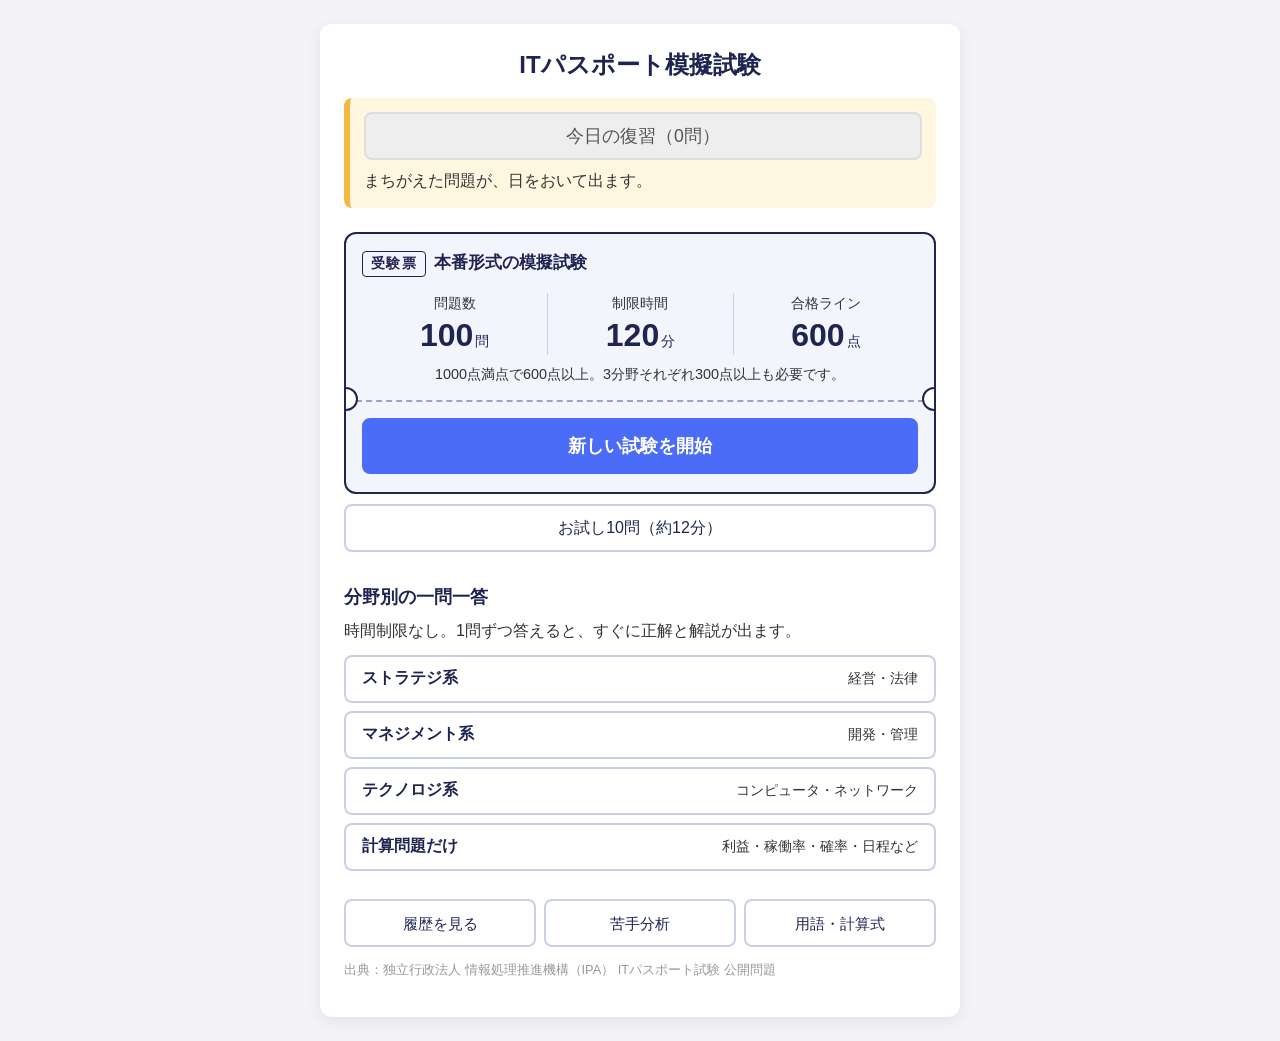
<file: index.html>
<!DOCTYPE html>
<html lang="ja">
<head>
  <meta charset="UTF-8">
  <meta name="viewport" content="width=device-width, initial-scale=1.0">
  <title>ITパスポート模擬試験</title>
  <link rel="stylesheet" href="style.css">
  <link rel="manifest" href="manifest.json">
  <meta name="theme-color" content="#4a6cf7">
  <meta name="mobile-web-app-capable" content="yes">
  <meta name="apple-mobile-web-app-capable" content="yes">
  <meta name="apple-mobile-web-app-status-bar-style" content="default">
  <meta name="apple-mobile-web-app-title" content="ITパス模試">
  <link rel="icon" href="assets/icons/icon-192.png">
  <link rel="apple-touch-icon" href="assets/icons/apple-touch-icon.png">
</head>
<body>
  <main class="app">
    <h1>ITパスポート模擬試験</h1>

    <section class="view active" id="view-start">
      <!--
        開始画面は上から「途中の試験 → 今日の復習 → 受験票（本番形式の模試）→ 分野別 → その他」の順。
        ボタンの id は script.js が使うので変えないこと。
      -->

      <!-- 途中の試験があるときだけ表示される（script.js が hidden を切り替える） -->
      <div id="resume-banner" class="resume-banner" hidden>
        <p>前回の試験が途中です。続きから再開できます。</p>
        <button type="button" id="resume-exam-btn">続きから再開する</button>
      </div>

      <!-- 今日の復習。ボタンの文字「今日の復習（○問）」は script.js が書き換える -->
      <div class="review-box">
        <button type="button" id="start-review-btn" disabled>今日の復習</button>
        <p class="start-note">まちがえた問題が、日をおいて出ます。</p>
      </div>

      <!-- 受験票の形をした、本番形式の模擬試験 -->
      <div class="ticket">
        <p class="ticket-title"><span class="ticket-label">受験票</span>本番形式の模擬試験</p>
        <!-- 下の数字は script.js の EXAM_QUESTION_COUNT・EXAM_TIME_LIMIT_MINUTES・PASSING_TOTAL_SCORE と合わせる -->
        <dl class="ticket-facts">
          <div><dt>問題数</dt><dd>100<small>問</small></dd></div>
          <div><dt>制限時間</dt><dd>120<small>分</small></dd></div>
          <div><dt>合格ライン</dt><dd>600<small>点</small></dd></div>
        </dl>
        <p class="ticket-rule">1000点満点で600点以上。<wbr>3分野それぞれ300点以上も必要です。</p>
        <button type="button" id="start-exam-btn">新しい試験を開始</button>
      </div>
      <button type="button" id="start-quick-exam-btn" class="sub-btn">お試し10問（約12分）</button>

      <h3 class="start-heading">分野別の一問一答</h3>
      <p class="start-note">時間制限なし。1問ずつ答えると、すぐに正解と解説が出ます。</p>
      <div class="practice-list">
        <button type="button" class="start-practice-btn sub-btn" data-category="strategy">ストラテジ系<span>経営・法律</span></button>
        <button type="button" class="start-practice-btn sub-btn" data-category="management">マネジメント系<span>開発・管理</span></button>
        <button type="button" class="start-practice-btn sub-btn" data-category="technology">テクノロジ系<span>コンピュータ・ネットワーク</span></button>
        <!-- 計算問題だけ。data-category="calc" は script.js の CALC_CATEGORY_CODE と合わせる -->
        <button type="button" class="start-practice-btn sub-btn" data-category="calc">計算問題だけ<span>利益・稼働率・確率・日程など</span></button>
      </div>

      <div class="tool-list">
        <button type="button" id="show-history-btn" class="sub-btn">履歴を見る</button>
        <button type="button" id="show-analysis-btn" class="sub-btn">苦手分析</button>
        <button type="button" id="show-glossary-btn" class="sub-btn">用語・計算式</button>
      </div>
    </section>

    <section class="view" id="view-practice">
      <div class="exam-header">
        <span id="practice-category-tag" class="category-tag"></span>
        <span id="practice-score"></span>
      </div>
      <p id="practice-question-text" class="question-text"></p>
      <div id="practice-question-images" class="question-images"></div>
      <div id="practice-choices" class="choices"></div>
      <p id="practice-feedback" class="pass-banner" hidden></p>
      <p id="practice-explanation" class="review-explanation" hidden></p>
      <div class="exam-nav">
        <button type="button" id="practice-end-btn" class="sub-btn">終了して戻る</button>
        <button type="button" id="practice-next-btn" hidden>次の問題</button>
      </div>
    </section>

    <section class="view" id="view-exam">
      <div class="exam-header">
        <span id="exam-category-tag" class="category-tag"></span>
        <span id="exam-progress"></span>
        <span id="exam-timer" class="exam-timer"></span>
      </div>
      <p id="exam-question-text" class="question-text"></p>
      <div id="exam-question-images" class="question-images"></div>
      <div id="exam-choices" class="choices"></div>
      <div id="exam-jump-grid" class="jump-grid"></div>
      <div class="exam-nav">
        <button type="button" id="prev-question-btn" class="sub-btn">前へ</button>
        <button type="button" id="next-question-btn">次へ</button>
        <button type="button" id="submit-exam-btn" disabled>採点する</button>
      </div>
    </section>

    <section class="view" id="view-results">
      <p id="results-auto-banner" class="auto-banner" hidden>制限時間になったため自動的に採点されました。</p>
      <h2 id="results-heading">結果</h2>
      <p id="results-pass-banner" class="pass-banner" hidden></p>
      <p id="results-overall"></p>
      <div class="table-scroll"><table id="results-category-table" class="score-table"></table></div>
      <p class="score-disclaimer" id="results-disclaimer"></p>
      <div class="results-actions">
        <button type="button" id="results-back-btn" class="sub-btn">開始画面に戻る</button>
      </div>
      <h3>問題の復習</h3>
      <div id="results-review"></div>
      <div class="results-actions">
        <button type="button" id="results-back-bottom-btn" class="sub-btn">開始画面に戻る</button>
      </div>
    </section>

    <section class="view" id="view-history">
      <h2>受験履歴</h2>
      <div id="history-chart" class="history-chart"></div>
      <div class="table-scroll"><table id="history-table" class="score-table"></table></div>
      <div class="history-actions">
        <button type="button" id="history-back-btn" class="sub-btn">開始画面に戻る</button>
        <button type="button" id="history-clear-btn" class="danger-btn">履歴をすべて削除</button>
      </div>
      <div class="history-transfer">
        <h3>ほかの端末と履歴をまとめる</h3>
        <p class="history-transfer-note">「履歴を書き出す」でファイルを保存し、もう一方の端末（iPhone・パソコン）で「履歴を読み込む」からそのファイルを選ぶと、両方の履歴がまとまります。同じ履歴が重複することはありません。</p>
        <div class="history-transfer-actions">
          <button type="button" id="history-export-btn" class="sub-btn">履歴を書き出す</button>
          <button type="button" id="history-import-btn" class="sub-btn">履歴を読み込む</button>
          <input type="file" id="history-import-input" hidden>
        </div>
        <p id="history-transfer-message" class="history-transfer-message" hidden></p>
      </div>
    </section>
    <section class="view" id="view-analysis">
      <h2>苦手分析</h2>
      <div id="analysis-content"></div>
      <div class="history-actions analysis-actions">
        <button type="button" id="analysis-practice-btn" hidden></button>
        <button type="button" id="analysis-back-btn" class="sub-btn">開始画面に戻る</button>
      </div>
    </section>
    <section class="view" id="view-glossary">
      <h2>用語・計算式まとめ</h2>
      <div class="glossary-tabs">
        <button type="button" class="glossary-tab-btn" data-tab="terms">用語</button>
        <button type="button" class="glossary-tab-btn" data-tab="formulas">計算式</button>
      </div>
      <input type="search" id="glossary-search" class="glossary-search" placeholder="キーワードで探す（例：稼働率、KPI）">
      <div class="glossary-filters">
        <button type="button" class="glossary-filter-btn" data-category="all">すべて</button>
        <button type="button" class="glossary-filter-btn" data-category="strategy">ストラテジ系</button>
        <button type="button" class="glossary-filter-btn" data-category="management">マネジメント系</button>
        <button type="button" class="glossary-filter-btn" data-category="technology">テクノロジ系</button>
      </div>
      <p id="glossary-count" class="glossary-count"></p>
      <div id="glossary-list" class="glossary-list"></div>
      <p class="score-disclaimer">用語・計算式の説明はこのアプリ独自のまとめです（IPA の公式な文章ではありません）。</p>
      <div class="history-actions">
        <button type="button" id="glossary-back-btn" class="sub-btn">開始画面に戻る</button>
      </div>
    </section>
    <footer>
      <p class="score-disclaimer">出典：独立行政法人 情報処理推進機構（IPA） ITパスポート試験 公開問題</p>
    </footer>
  </main>
  <script src="data/questions-base.js"></script>
  <script src="data/questions-sample.js"></script>
  <script src="data/questions-r08.js"></script>
  <script src="data/questions-r07.js"></script>
  <script src="data/questions-r06.js"></script>
  <script src="data/questions-r06-technology.js"></script>
  <script src="data/questions-r06-technology-2.js"></script>
  <script src="data/questions-r05.js"></script>
  <script src="data/similar-groups.js"></script>
  <script src="data/choice-order.js"></script>
  <script src="data/glossary.js"></script>
  <script src="data/calc-questions.js"></script>
  <script src="script.js"></script>
  <script>
    if ("serviceWorker" in navigator) {
      window.addEventListener("load", () => {
        navigator.serviceWorker.register("sw.js").catch((err) => {
          console.warn("Service worker registration failed:", err);
        });
      });
    }
  </script>
</body>
</html>
</file>
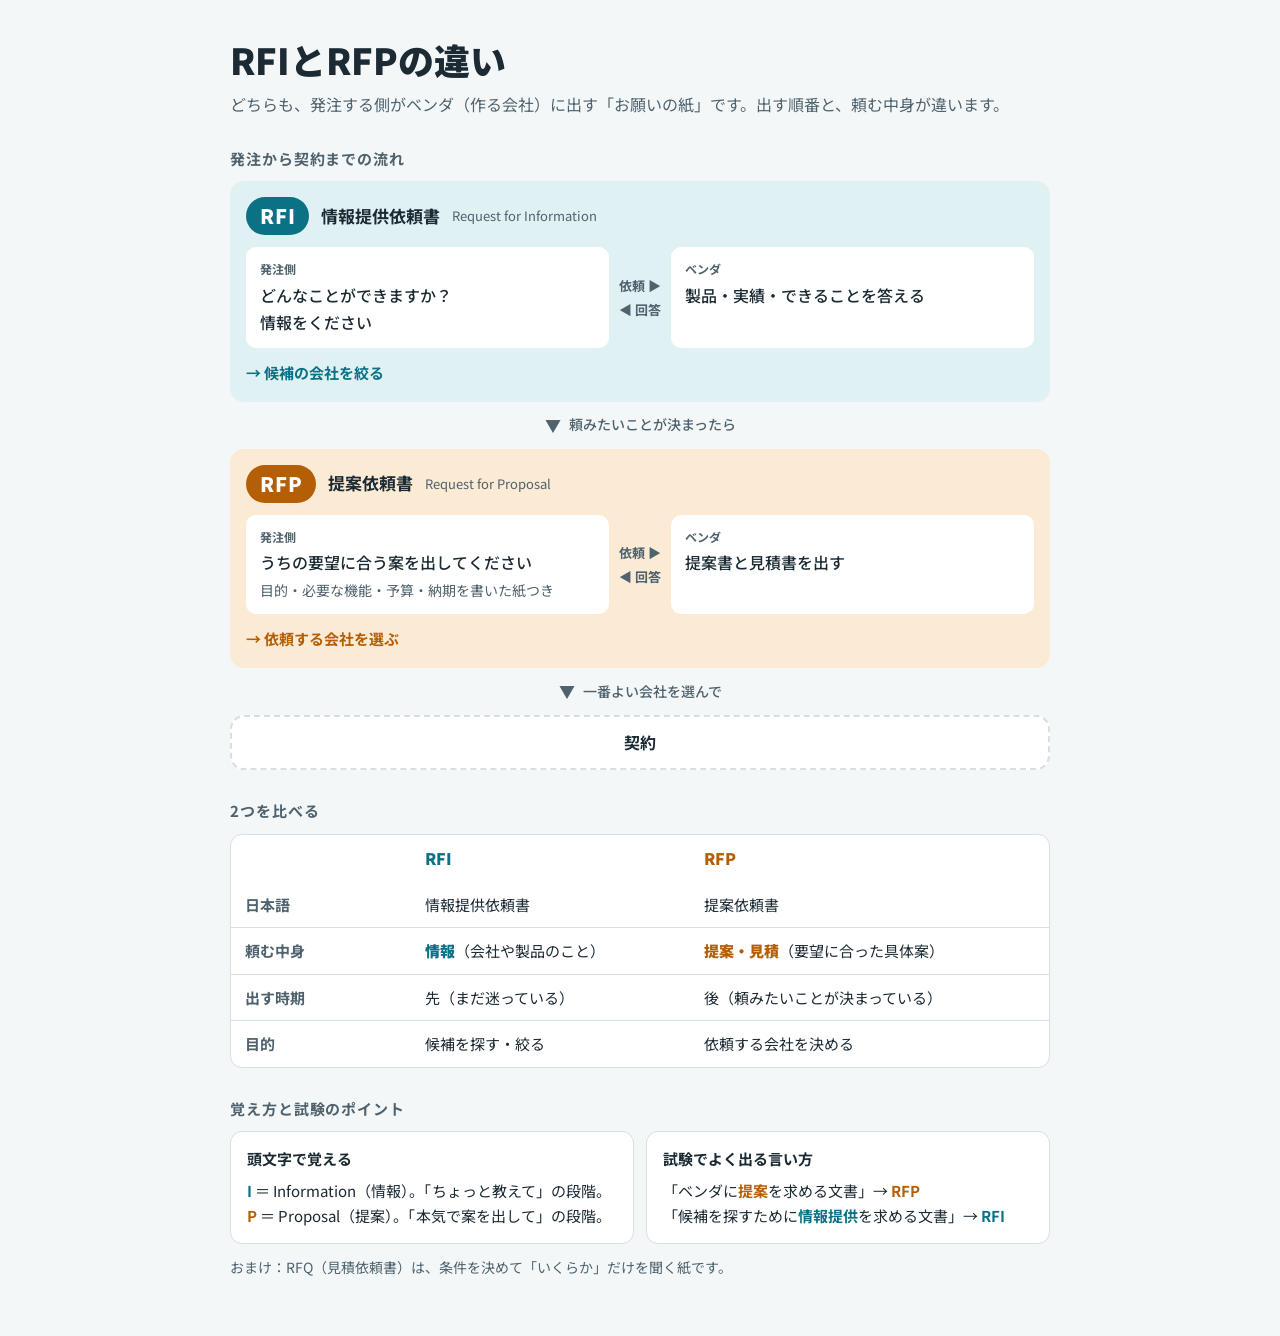
<file: 図解/RFIとRFPの違い.html>
<!doctype html>
<html lang="ja">
<head>
<!-- このファイルの役割: ITパスポートの用語「RFI」と「RFP」の違いを1枚で見せる図解ページ。
     読み方: ブラウザで開くだけで見られる。上の <style> が見た目、下の <main> が中身。
     文字の書体（Noto Sans JP）はインターネットにつながっているときだけ読み込む。つながっていなくても別の書体で表示される。 -->
<meta charset="utf-8">
<meta name="viewport" content="width=device-width, initial-scale=1">
<title>RFIとRFPの違い</title>
<link rel="preconnect" href="https://fonts.googleapis.com">
<link rel="preconnect" href="https://fonts.gstatic.com" crossorigin>
<link rel="stylesheet" href="https://fonts.googleapis.com/css2?family=Noto+Sans+JP:wght@400;500;700;900&display=swap">
<style>
  /* 配置の考え方: 上から下へ「RFI → RFP → 契約」と流れる1枚の図。左が発注側、右がベンダ。 */
  :root {
    --bg: #F3F7F8;
    --surface: #FFFFFF;
    --fg: #1B2A33;
    --muted: #4F626D;
    --line: #D5DFE4;
    --rfi: #0B7285;
    --rfi-soft: #E0F1F4;
    --on-rfi: #FFFFFF;
    --rfp: #B45F06;
    --rfp-soft: #FBEAD4;
    --on-rfp: #FFFFFF;
    --font: "Noto Sans JP", "Hiragino Sans", "Yu Gothic", Meiryo, sans-serif;
  }
  @media (prefers-color-scheme: dark) {
    :root:not([data-theme="light"]) {
      --bg: #0E191F; --surface: #16252D; --fg: #E6EEF2; --muted: #9FB2BC; --line: #2B3E48;
      --rfi: #55C4D4; --rfi-soft: #12373F; --on-rfi: #0E191F;
      --rfp: #F2A652; --rfp-soft: #3D2A12; --on-rfp: #0E191F;
      color-scheme: dark;
    }
  }
  :root[data-theme="dark"] {
    --bg: #0E191F; --surface: #16252D; --fg: #E6EEF2; --muted: #9FB2BC; --line: #2B3E48;
    --rfi: #55C4D4; --rfi-soft: #12373F; --on-rfi: #0E191F;
    --rfp: #F2A652; --rfp-soft: #3D2A12; --on-rfp: #0E191F;
    color-scheme: dark;
  }

  * { box-sizing: border-box; }
  body {
    background: var(--bg); color: var(--fg); font-family: var(--font);
    line-height: 1.7; padding-inline: 16px; padding-block: 28px 48px;
  }
  .page { max-width: 820px; margin-inline: auto; display: flex; flex-direction: column; gap: 28px; }

  h1 { font-size: clamp(26px, 5vw, 36px); line-height: 1.3; font-weight: 900; margin: 0; text-wrap: balance; }
  .lead { margin: 8px 0 0; color: var(--muted); font-size: 16px; }
  h2 { font-size: 15px; font-weight: 700; margin: 0 0 10px; color: var(--muted); letter-spacing: .06em; }

  /* ── 流れの図 ── */
  .flow { display: flex; flex-direction: column; gap: 10px; }
  .stage { border-radius: 14px; padding: 16px; display: flex; flex-direction: column; gap: 12px; min-width: 0; }
  .stage.rfi { background: var(--rfi-soft); }
  .stage.rfp { background: var(--rfp-soft); }
  .stage-head { display: flex; flex-wrap: wrap; align-items: center; gap: 4px 12px; }
  .pill { border-radius: 999px; padding: 2px 14px; font-weight: 900; font-size: 20px; letter-spacing: .04em; }
  .rfi .pill { background: var(--rfi); color: var(--on-rfi); }
  .rfp .pill { background: var(--rfp); color: var(--on-rfp); }
  .stage-name { font-weight: 700; font-size: 17px; }
  .stage-en { color: var(--muted); font-size: 13px; }

  .exchange { display: grid; grid-template-columns: 1fr auto 1fr; gap: 10px; align-items: stretch; }
  .party { background: var(--surface); border-radius: 10px; padding: 12px 14px; min-width: 0; }
  .party .who { font-size: 12px; font-weight: 700; color: var(--muted); }
  .party .say { font-size: 16px; font-weight: 500; margin-top: 2px; }
  .party .sub { font-size: 14px; color: var(--muted); margin-top: 2px; }
  .arrows { display: flex; flex-direction: column; justify-content: center; align-items: center; gap: 2px; font-size: 13px; font-weight: 700; color: var(--muted); white-space: nowrap; }
  .arrows .v { display: none; }
  .result { font-size: 15px; font-weight: 700; }
  .rfi .result { color: var(--rfi); }
  .rfp .result { color: var(--rfp); }

  .between { display: flex; justify-content: center; align-items: center; gap: 8px; color: var(--muted); font-size: 14px; font-weight: 500; }
  .between .tri { font-size: 16px; }
  .contract { background: var(--surface); border: 2px dashed var(--line); border-radius: 14px; padding: 12px 16px; text-align: center; font-weight: 700; }

  /* ── 比べる表 ── */
  .table-wrap { overflow-x: auto; background: var(--surface); border-radius: 12px; border: 1px solid var(--line); }
  table { border-collapse: collapse; width: 100%; min-width: 520px; font-size: 15px; }
  th, td { padding: 10px 14px; text-align: left; border-bottom: 1px solid var(--line); vertical-align: top; }
  tr:last-child th, tr:last-child td { border-bottom: 0; }
  thead th { font-size: 16px; font-weight: 900; }
  thead th.c-rfi { color: var(--rfi); }
  thead th.c-rfp { color: var(--rfp); }
  tbody th { font-weight: 700; color: var(--muted); width: 22%; }
  .big { font-weight: 900; }
  .c-rfi .big, td.rfi .big { color: var(--rfi); }
  td.rfp .big { color: var(--rfp); }

  /* ── 覚え方 ── */
  .memo { display: grid; grid-template-columns: repeat(auto-fit, minmax(240px, 1fr)); gap: 12px; }
  .memo > div { background: var(--surface); border: 1px solid var(--line); border-radius: 12px; padding: 14px 16px; min-width: 0; }
  .memo h3 { margin: 0 0 6px; font-size: 15px; }
  .memo p { margin: 0; font-size: 15px; }
  .memo b.i { color: var(--rfi); }
  .memo b.p { color: var(--rfp); }
  .note { font-size: 14px; color: var(--muted); margin: 0; }

  @media (max-width: 600px) {
    .exchange { grid-template-columns: 1fr; }
    .arrows { flex-direction: row; gap: 16px; padding-block: 2px; }
    .arrows .h { display: none; }
    .arrows .v { display: inline; }
  }
  @media (prefers-reduced-motion: no-preference) { html { scroll-behavior: smooth; } }
</style>

</head>
<body>
<main class="page">
  <header>
    <h1>RFIとRFPの違い</h1>
    <p class="lead">どちらも、発注する側がベンダ（作る会社）に出す「お願いの紙」です。出す順番と、頼む中身が違います。</p>
  </header>

  <section aria-labelledby="flow-title">
    <h2 id="flow-title">発注から契約までの流れ</h2>
    <div class="flow">

      <div class="stage rfi">
        <div class="stage-head">
          <span class="pill">RFI</span>
          <span class="stage-name">情報提供依頼書</span>
          <span class="stage-en">Request for Information</span>
        </div>
        <div class="exchange">
          <div class="party">
            <div class="who">発注側</div>
            <div class="say">どんなことができますか？<br>情報をください</div>
          </div>
          <div class="arrows">
            <span class="h">依頼 ▶</span><span class="h">◀ 回答</span>
            <span class="v">▼ 依頼</span><span class="v">▲ 回答</span>
          </div>
          <div class="party">
            <div class="who">ベンダ</div>
            <div class="say">製品・実績・できることを答える</div>
          </div>
        </div>
        <div class="result">→ 候補の会社を絞る</div>
      </div>

      <div class="between"><span class="tri">▼</span> 頼みたいことが決まったら</div>

      <div class="stage rfp">
        <div class="stage-head">
          <span class="pill">RFP</span>
          <span class="stage-name">提案依頼書</span>
          <span class="stage-en">Request for Proposal</span>
        </div>
        <div class="exchange">
          <div class="party">
            <div class="who">発注側</div>
            <div class="say">うちの要望に合う案を出してください</div>
            <div class="sub">目的・必要な機能・予算・納期を書いた紙つき</div>
          </div>
          <div class="arrows">
            <span class="h">依頼 ▶</span><span class="h">◀ 回答</span>
            <span class="v">▼ 依頼</span><span class="v">▲ 回答</span>
          </div>
          <div class="party">
            <div class="who">ベンダ</div>
            <div class="say">提案書と見積書を出す</div>
          </div>
        </div>
        <div class="result">→ 依頼する会社を選ぶ</div>
      </div>

      <div class="between"><span class="tri">▼</span> 一番よい会社を選んで</div>
      <div class="contract">契約</div>
    </div>
  </section>

  <section aria-labelledby="cmp-title">
    <h2 id="cmp-title">2つを比べる</h2>
    <div class="table-wrap">
      <table>
        <thead>
          <tr><th></th><th class="c-rfi">RFI</th><th class="c-rfp">RFP</th></tr>
        </thead>
        <tbody>
          <tr><th>日本語</th><td class="rfi">情報提供依頼書</td><td class="rfp">提案依頼書</td></tr>
          <tr><th>頼む中身</th><td class="rfi"><span class="big">情報</span>（会社や製品のこと）</td><td class="rfp"><span class="big">提案・見積</span>（要望に合った具体案）</td></tr>
          <tr><th>出す時期</th><td class="rfi">先（まだ迷っている）</td><td class="rfp">後（頼みたいことが決まっている）</td></tr>
          <tr><th>目的</th><td class="rfi">候補を探す・絞る</td><td class="rfp">依頼する会社を決める</td></tr>
        </tbody>
      </table>
    </div>
  </section>

  <section aria-labelledby="memo-title">
    <h2 id="memo-title">覚え方と試験のポイント</h2>
    <div class="memo">
      <div>
        <h3>頭文字で覚える</h3>
        <p><b class="i">I</b> ＝ Information（情報）。「ちょっと教えて」の段階。<br><b class="p">P</b> ＝ Proposal（提案）。「本気で案を出して」の段階。</p>
      </div>
      <div>
        <h3>試験でよく出る言い方</h3>
        <p>「ベンダに<b class="p">提案</b>を求める文書」→ <b class="p">RFP</b><br>「候補を探すために<b class="i">情報提供</b>を求める文書」→ <b class="i">RFI</b></p>
      </div>
    </div>
    <p class="note" style="margin-top:12px">おまけ：RFQ（見積依頼書）は、条件を決めて「いくらか」だけを聞く紙です。</p>
  </section>
</main>
</body>
</html>
</file>
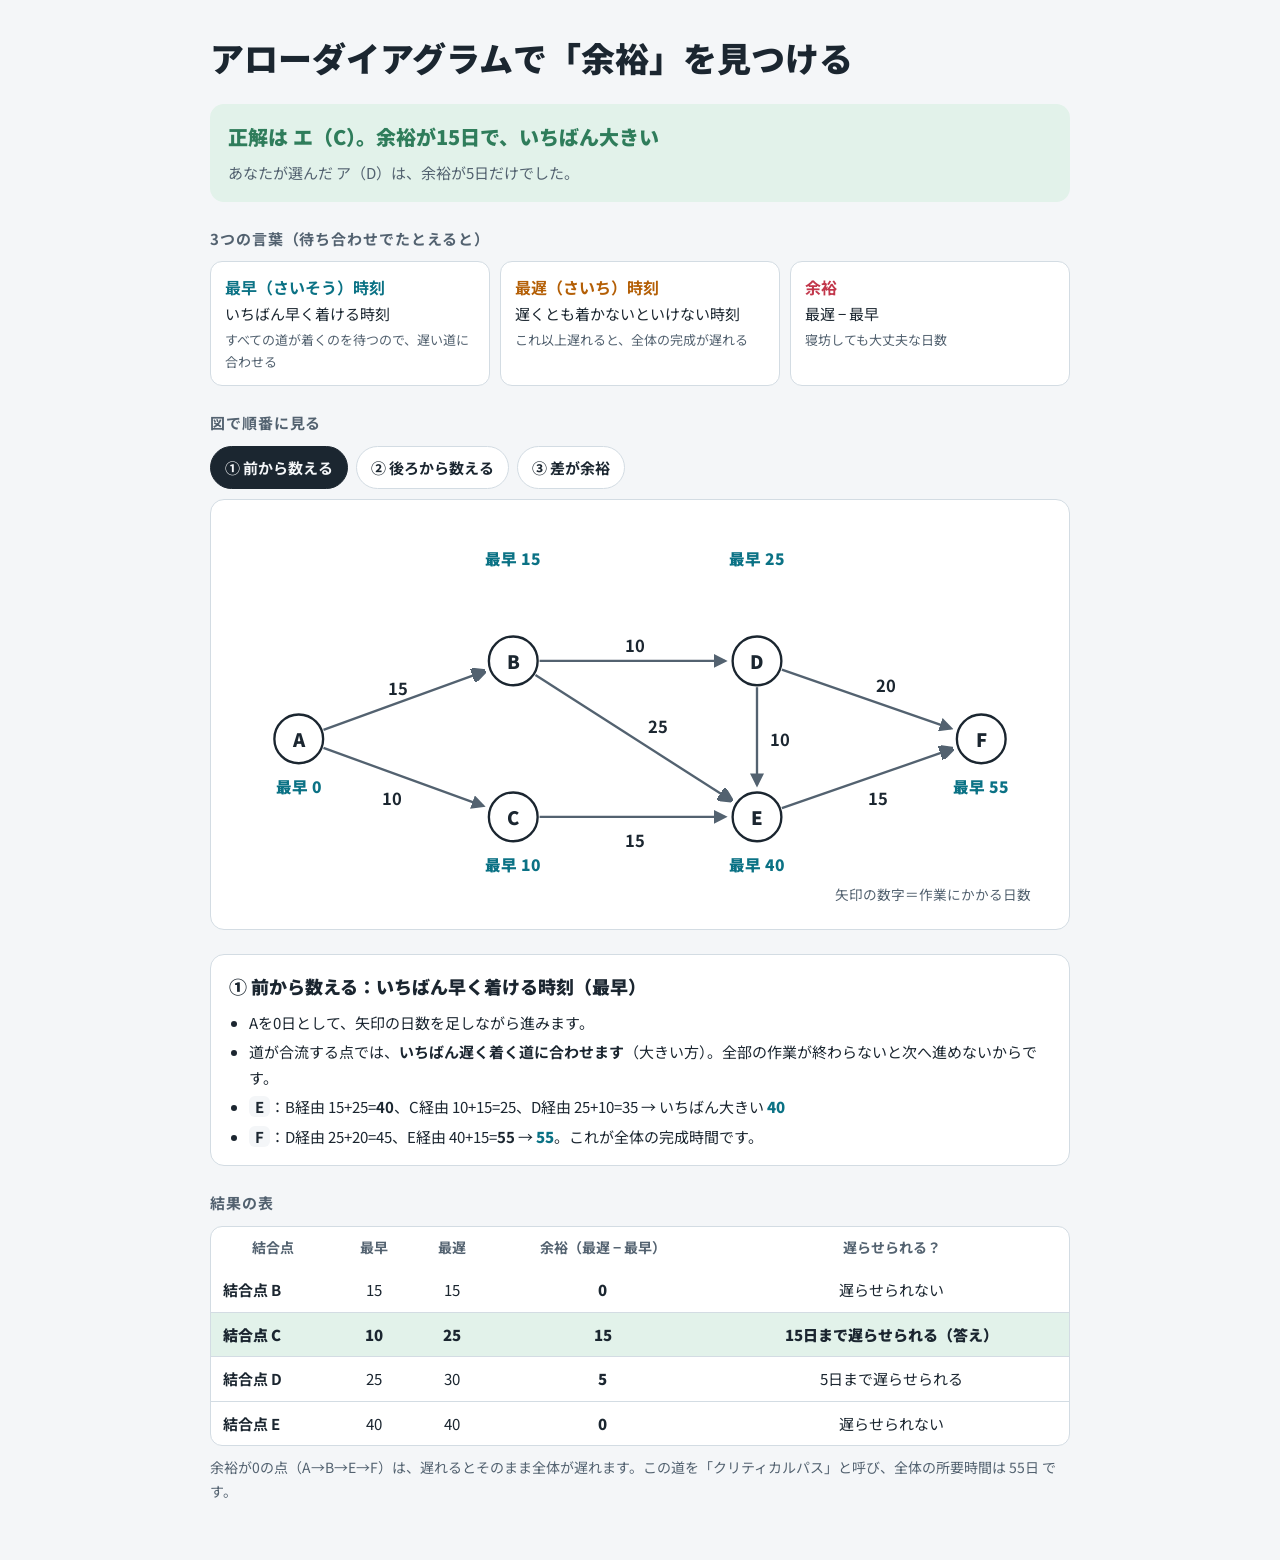
<file: 図解/アローダイアグラムの余裕.html>
<!doctype html>
<html lang="ja">
<head>
<!-- このファイルの役割: アローダイアグラムの問題（令和6年度 問41）を、最早・最遅・余裕の3段階の図で説明するページ。
     読み方: ブラウザで開くだけで見られる。<style> が見た目、<main> が中身、<script> が図と表を作る部分。
     文字の書体（Noto Sans JP）はインターネットにつながっているときだけ読み込む。つながっていなくても別の書体で表示される。 -->
<meta charset="utf-8">
<meta name="viewport" content="width=device-width, initial-scale=1">
<title>アローダイアグラムの余裕</title>
<link rel="preconnect" href="https://fonts.googleapis.com">
<link rel="preconnect" href="https://fonts.gstatic.com" crossorigin>
<link rel="stylesheet" href="https://fonts.googleapis.com/css2?family=Noto+Sans+JP:wght@400;500;700;900&display=swap">
<style>
  /* 配置の考え方: 上に答え、中央に3段階で切り替わる図（前から → 後ろから → 差）、下にまとめ。 */
  :root {
    --bg: #F4F6F8;
    --surface: #FFFFFF;
    --fg: #1B2630;
    --muted: #536270;
    --line: #D3DCE3;
    --early: #0B7285;
    --late: #B45F06;
    --crit: #C2374B;
    --ok: #2F7D5B;
    --ok-soft: #E2F2EA;
    --font: "Noto Sans JP", "Hiragino Sans", "Yu Gothic", Meiryo, sans-serif;
  }
  @media (prefers-color-scheme: dark) {
    :root:not([data-theme="light"]) {
      --bg: #0F171D; --surface: #17232B; --fg: #E6EEF2; --muted: #9DB0BB; --line: #2C3D47;
      --early: #55C4D4; --late: #F2A652; --crit: #FF7B8C; --ok: #6FD3A3; --ok-soft: #153327;
      color-scheme: dark;
    }
  }
  :root[data-theme="dark"] {
    --bg: #0F171D; --surface: #17232B; --fg: #E6EEF2; --muted: #9DB0BB; --line: #2C3D47;
    --early: #55C4D4; --late: #F2A652; --crit: #FF7B8C; --ok: #6FD3A3; --ok-soft: #153327;
    color-scheme: dark;
  }

  * { box-sizing: border-box; }
  body { background: var(--bg); color: var(--fg); font-family: var(--font); line-height: 1.7; padding-inline: 16px; padding-block: 28px 48px; }
  .page { max-width: 860px; margin-inline: auto; display: flex; flex-direction: column; gap: 24px; }
  h1 { font-size: clamp(24px, 5vw, 34px); line-height: 1.3; font-weight: 900; margin: 0; text-wrap: balance; }
  h2 { font-size: 15px; font-weight: 700; margin: 0 0 10px; color: var(--muted); letter-spacing: .06em; }
  p { margin: 0; }

  .answer { background: var(--ok-soft); border-radius: 14px; padding: 16px 18px; display: flex; flex-direction: column; gap: 6px; }
  .answer .big { font-size: 20px; font-weight: 900; color: var(--ok); }
  .answer .mine { color: var(--muted); font-size: 15px; }

  .words { display: grid; grid-template-columns: repeat(auto-fit, minmax(220px, 1fr)); gap: 10px; }
  .words > div { background: var(--surface); border: 1px solid var(--line); border-radius: 12px; padding: 12px 14px; min-width: 0; font-size: 15px; }
  .words b { display: block; font-size: 16px; }
  .w-early b { color: var(--early); }
  .w-late b { color: var(--late); }
  .w-slack b { color: var(--crit); }
  .words small { display: block; color: var(--muted); margin-top: 2px; font-size: 13px; }

  .tabs { display: flex; flex-wrap: wrap; gap: 8px; margin-bottom: 10px; }
  .tabs button { font: inherit; font-size: 15px; font-weight: 700; padding: 8px 14px; border-radius: 999px; border: 1px solid var(--line); background: var(--surface); color: var(--fg); cursor: pointer; }
  .tabs button[aria-pressed="true"] { background: var(--fg); color: var(--bg); border-color: var(--fg); }
  .tabs button:focus-visible { outline: 3px solid var(--early); outline-offset: 2px; }

  .figure { background: var(--surface); border: 1px solid var(--line); border-radius: 14px; overflow-x: auto; }
  svg { display: block; width: 100%; min-width: 660px; height: auto; }
  .edge { stroke: var(--muted); stroke-width: 2.4; fill: none; }
  .edge.crit { stroke: var(--crit); stroke-width: 5; }
  .only3 .edge:not(.crit) { opacity: .9; }
  .arrowhead { fill: var(--muted); }
  .arrowhead.crit { fill: var(--crit); }
  .ring { fill: var(--surface); stroke: var(--fg); stroke-width: 2.4; }
  .ring.crit { stroke: var(--crit); stroke-width: 4; }
  .ring.answer { stroke: var(--ok); stroke-width: 5; }
  .nodeText { font-size: 19px; font-weight: 900; fill: var(--fg); text-anchor: middle; dominant-baseline: central; }
  .dur { font-size: 17px; font-weight: 700; fill: var(--fg); text-anchor: middle; dominant-baseline: central; paint-order: stroke; stroke: var(--surface); stroke-width: 6px; stroke-linejoin: round; }
  .info { font-size: 16px; font-weight: 900; text-anchor: middle; dominant-baseline: central; paint-order: stroke; stroke: var(--surface); stroke-width: 5px; stroke-linejoin: round; }
  .info.early { fill: var(--early); }
  .info.late { fill: var(--late); }
  .info.slack { fill: var(--crit); font-size: 16px; }
  .info.slack.top { fill: var(--ok); font-size: 18px; }
  .legend { font-size: 14px; fill: var(--muted); }

  /* 段階ごとの表示切り替え */
  .v1 .late, .v1 .slack { display: none; }
  .v2 .early, .v2 .slack { display: none; }
  .v1 .crit, .v2 .crit { stroke: var(--muted); stroke-width: 2.4; }
  .v1 .arrowhead.crit, .v2 .arrowhead.crit { fill: var(--muted); }
  .v1 .ring.answer, .v2 .ring.answer, .v1 .ring.crit, .v2 .ring.crit { stroke: var(--fg); stroke-width: 2.4; }

  .explain { background: var(--surface); border: 1px solid var(--line); border-radius: 14px; padding: 16px 18px; display: flex; flex-direction: column; gap: 8px; }
  .explain h3 { margin: 0; font-size: 18px; font-weight: 900; }
  .explain ul { margin: 0; padding-left: 20px; display: flex; flex-direction: column; gap: 4px; }
  .explain li { font-size: 15px; }
  .explain code { font-family: var(--font); font-weight: 700; background: var(--bg); padding: 0 6px; border-radius: 6px; white-space: nowrap; }
  .tag-e { color: var(--early); font-weight: 900; }
  .tag-l { color: var(--late); font-weight: 900; }

  .table-wrap { overflow-x: auto; background: var(--surface); border: 1px solid var(--line); border-radius: 12px; }
  table { border-collapse: collapse; width: 100%; min-width: 480px; font-size: 15px; }
  th, td { padding: 9px 12px; text-align: center; border-bottom: 1px solid var(--line); }
  tr:last-child td, tr:last-child th { border-bottom: 0; }
  thead th { color: var(--muted); font-size: 14px; }
  tbody th { text-align: left; }
  tr.best td, tr.best th { background: var(--ok-soft); font-weight: 900; }
  td.num-slack { font-weight: 900; }
  .note { color: var(--muted); font-size: 14px; }
</style>

</head>
<body>
<main class="page">
  <header>
    <h1>アローダイアグラムで「余裕」を見つける</h1>
  </header>

  <section class="answer">
    <div class="big">正解は エ（C）。余裕が15日で、いちばん大きい</div>
    <p class="mine">あなたが選んだ ア（D）は、余裕が5日だけでした。</p>
  </section>

  <section>
    <h2>3つの言葉（待ち合わせでたとえると）</h2>
    <div class="words">
      <div class="w-early"><b>最早（さいそう）時刻</b>いちばん早く着ける時刻<small>すべての道が着くのを待つので、遅い道に合わせる</small></div>
      <div class="w-late"><b>最遅（さいち）時刻</b>遅くとも着かないといけない時刻<small>これ以上遅れると、全体の完成が遅れる</small></div>
      <div class="w-slack"><b>余裕</b>最遅 − 最早<small>寝坊しても大丈夫な日数</small></div>
    </div>
  </section>

  <section>
    <h2>図で順番に見る</h2>
    <div class="tabs" role="group" aria-label="説明の段階">
      <button type="button" id="tab1" aria-pressed="true">① 前から数える</button>
      <button type="button" id="tab2" aria-pressed="false">② 後ろから数える</button>
      <button type="button" id="tab3" aria-pressed="false">③ 差が余裕</button>
    </div>
    <div class="figure"><svg id="fig" class="v1" viewBox="0 0 880 440" role="img" aria-label="作業の流れ図。A→B 15日、A→C 10日、B→D 10日、B→E 25日、C→E 15日、D→E 10日、D→F 20日、E→F 15日"></svg></div>
  </section>

  <section class="explain" id="explain" aria-live="polite"></section>

  <section>
    <h2>結果の表</h2>
    <div class="table-wrap">
      <table>
        <thead><tr><th>結合点</th><th>最早</th><th>最遅</th><th>余裕（最遅 − 最早）</th><th>遅らせられる？</th></tr></thead>
        <tbody id="tbody"></tbody>
      </table>
    </div>
    <p class="note" style="margin-top:10px">余裕が0の点（A→B→E→F）は、遅れるとそのまま全体が遅れます。この道を「クリティカルパス」と呼び、全体の所要時間は 55日 です。</p>
  </section>
</main>

<script>
  // 点の位置、作業（矢印）、日数。計算はすべてこのデータから行う。
  var NODES = {
    A: { x: 90, y: 245, side: 1 }, B: { x: 310, y: 165, side: -1 }, C: { x: 310, y: 325, side: 1 },
    D: { x: 560, y: 165, side: -1 }, E: { x: 560, y: 325, side: 1 }, F: { x: 790, y: 245, side: 1 }
  };
  var ORDER = ['A', 'B', 'C', 'D', 'E', 'F'];
  var EDGES = [
    { f: 'A', t: 'B', d: 15, lx: 192, ly: 193 }, { f: 'A', t: 'C', d: 10, lx: 186, ly: 306 },
    { f: 'B', t: 'D', d: 10, lx: 435, ly: 149 }, { f: 'B', t: 'E', d: 25, lx: 458, ly: 232 },
    { f: 'C', t: 'E', d: 15, lx: 435, ly: 349 }, { f: 'D', t: 'E', d: 10, lx: 584, ly: 245 },
    { f: 'D', t: 'F', d: 20, lx: 692, ly: 190 }, { f: 'E', t: 'F', d: 15, lx: 684, ly: 306 }
  ];
  var R = 25;

  // 最早時刻（前から。合流する点では大きい方）と、最遅時刻（後ろから。分かれる点では小さい方）
  var early = {}, late = {};
  ORDER.forEach(function (n) {
    var ins = EDGES.filter(function (e) { return e.t === n; });
    early[n] = ins.length ? Math.max.apply(null, ins.map(function (e) { return early[e.f] + e.d; })) : 0;
  });
  ORDER.slice().reverse().forEach(function (n) {
    var outs = EDGES.filter(function (e) { return e.f === n; });
    late[n] = outs.length ? Math.min.apply(null, outs.map(function (e) { return late[e.t] - e.d; })) : early[n];
  });
  var slack = {};
  ORDER.forEach(function (n) { slack[n] = late[n] - early[n]; });
  var maxSlackNode = ['B', 'C', 'D', 'E'].reduce(function (a, b) { return slack[b] > slack[a] ? b : a; });

  var NS = 'http://www.w3.org/2000/svg';
  function el(name, attrs, text) {
    var e = document.createElementNS(NS, name);
    for (var k in attrs) e.setAttribute(k, attrs[k]);
    if (text !== undefined) e.textContent = text;
    return e;
  }

  // 図を描く
  var svg = document.getElementById('fig');
  var defs = el('defs', {});
  [['ah', 'arrowhead'], ['ahc', 'arrowhead crit']].forEach(function (m) {
    var mk = el('marker', { id: m[0], viewBox: '0 0 10 10', refX: 8, refY: 5, markerWidth: 6, markerHeight: 6, orient: 'auto-start-reverse' });
    mk.appendChild(el('path', { d: 'M0,0 L10,5 L0,10 z', 'class': m[1] }));
    defs.appendChild(mk);
  });
  svg.appendChild(defs);

  EDGES.forEach(function (e) {
    var a = NODES[e.f], b = NODES[e.t];
    var dx = b.x - a.x, dy = b.y - a.y, len = Math.sqrt(dx * dx + dy * dy);
    var ux = dx / len, uy = dy / len;
    var crit = slack[e.f] === 0 && slack[e.t] === 0 && early[e.f] + e.d === early[e.t];
    svg.appendChild(el('line', {
      'class': 'edge' + (crit ? ' crit' : ''), x1: a.x + ux * (R + 2), y1: a.y + uy * (R + 2),
      x2: b.x - ux * (R + 8), y2: b.y - uy * (R + 8), 'marker-end': 'url(#' + (crit ? 'ahc' : 'ah') + ')'
    }));
  });
  EDGES.forEach(function (e) { svg.appendChild(el('text', { 'class': 'dur', x: e.lx, y: e.ly }, e.d)); });

  ORDER.forEach(function (n) {
    var p = NODES[n];
    var cls = 'ring' + (slack[n] === 0 ? ' crit' : '') + (n === maxSlackNode ? ' answer' : '');
    svg.appendChild(el('circle', { 'class': cls, cx: p.x, cy: p.y, r: R }));
    svg.appendChild(el('text', { 'class': 'nodeText', x: p.x, y: p.y }, n));
    var y1 = p.side > 0 ? p.y + 48 : p.y - 106;
    var y2 = y1 + 20, y3 = y2 + 22;
    svg.appendChild(el('text', { 'class': 'info early', x: p.x, y: y1 }, '最早 ' + early[n]));
    svg.appendChild(el('text', { 'class': 'info late', x: p.x, y: y2 }, '最遅 ' + late[n]));
    if (n === maxSlackNode) {
      svg.appendChild(el('text', { 'class': 'info slack top', x: p.x, y: y3 }, '余裕 ' + slack[n] + '（最大）'));
    } else {
      svg.appendChild(el('text', { 'class': 'info slack', x: p.x, y: y3 }, '余裕 ' + slack[n]));
    }
  });
  svg.appendChild(el('text', { 'class': 'legend', x: 640, y: 410 }, '矢印の数字＝作業にかかる日数'));

  // 説明文（3段階）
  var EXPLAIN = {
    1: '<h3>① 前から数える：いちばん早く着ける時刻（最早）</h3><ul>' +
       '<li>Aを0日として、矢印の日数を足しながら進みます。</li>' +
       '<li>道が合流する点では、<b>いちばん遅く着く道に合わせます</b>（大きい方）。全部の作業が終わらないと次へ進めないからです。</li>' +
       '<li><code>E</code>：B経由 15+25=<b>40</b>、C経由 10+15=25、D経由 25+10=35 → いちばん大きい <span class="tag-e">40</span></li>' +
       '<li><code>F</code>：D経由 25+20=45、E経由 40+15=<b>55</b> → <span class="tag-e">55</span>。これが全体の完成時間です。</li></ul>',
    2: '<h3>② 後ろから数える：遅くとも着かないといけない時刻（最遅）</h3><ul>' +
       '<li>Fを55日（全体の完成時間）にそろえ、ゴールから日数を引きながら戻ります。</li>' +
       '<li>道が分かれる点では、<b>いちばん厳しい道に合わせます</b>（小さい方）。どれかが遅れると全体に響くからです。</li>' +
       '<li><code>D</code>：F経由 55−20=35、E経由 40−10=<b>30</b> → いちばん小さい <span class="tag-l">30</span></li>' +
       '<li><code>B</code>：D経由 30−10=20、E経由 40−25=<b>15</b> → <span class="tag-l">15</span></li></ul>',
    3: '<h3>③ 差が「余裕」。いちばん大きい点が答え</h3><ul>' +
       '<li>余裕 ＝ 最遅 − 最早。<b>この点から始まる作業を、何日遅らせても全体が遅れない</b>という日数です。</li>' +
       '<li><b>C は 25−10＝15日</b>。いちばん大きいので、問題の「開始を最も遅らせることができる結合点」は <b>C</b> です。</li>' +
       '<li>D は 30−25＝5日。B と E は 0日で、遅らせると全体が遅れます（赤い太線の道）。</li></ul>'
  };

  var tabs = [1, 2, 3].map(function (n) { return document.getElementById('tab' + n); });
  function show(n) {
    svg.setAttribute('class', 'v' + n);
    tabs.forEach(function (b, i) { b.setAttribute('aria-pressed', String(i + 1 === n)); });
    document.getElementById('explain').innerHTML = EXPLAIN[n];
  }
  tabs.forEach(function (b, i) { b.addEventListener('click', function () { show(i + 1); }); });
  show(1);

  // 結果の表
  var tb = document.getElementById('tbody');
  ['B', 'C', 'D', 'E'].forEach(function (n) {
    var tr = document.createElement('tr');
    if (n === maxSlackNode) tr.className = 'best';
    var verdict = slack[n] === 0 ? '遅らせられない' : slack[n] + '日まで遅らせられる';
    if (n === maxSlackNode) verdict += '（答え）';
    [n, early[n], late[n], slack[n], verdict].forEach(function (v, i) {
      var c = document.createElement(i === 0 ? 'th' : 'td');
      c.textContent = i === 0 ? '結合点 ' + v : v;
      if (i === 3) c.className = 'num-slack';
      tr.appendChild(c);
    });
    tb.appendChild(tr);
  });
</script>
</body>
</html>
</file>
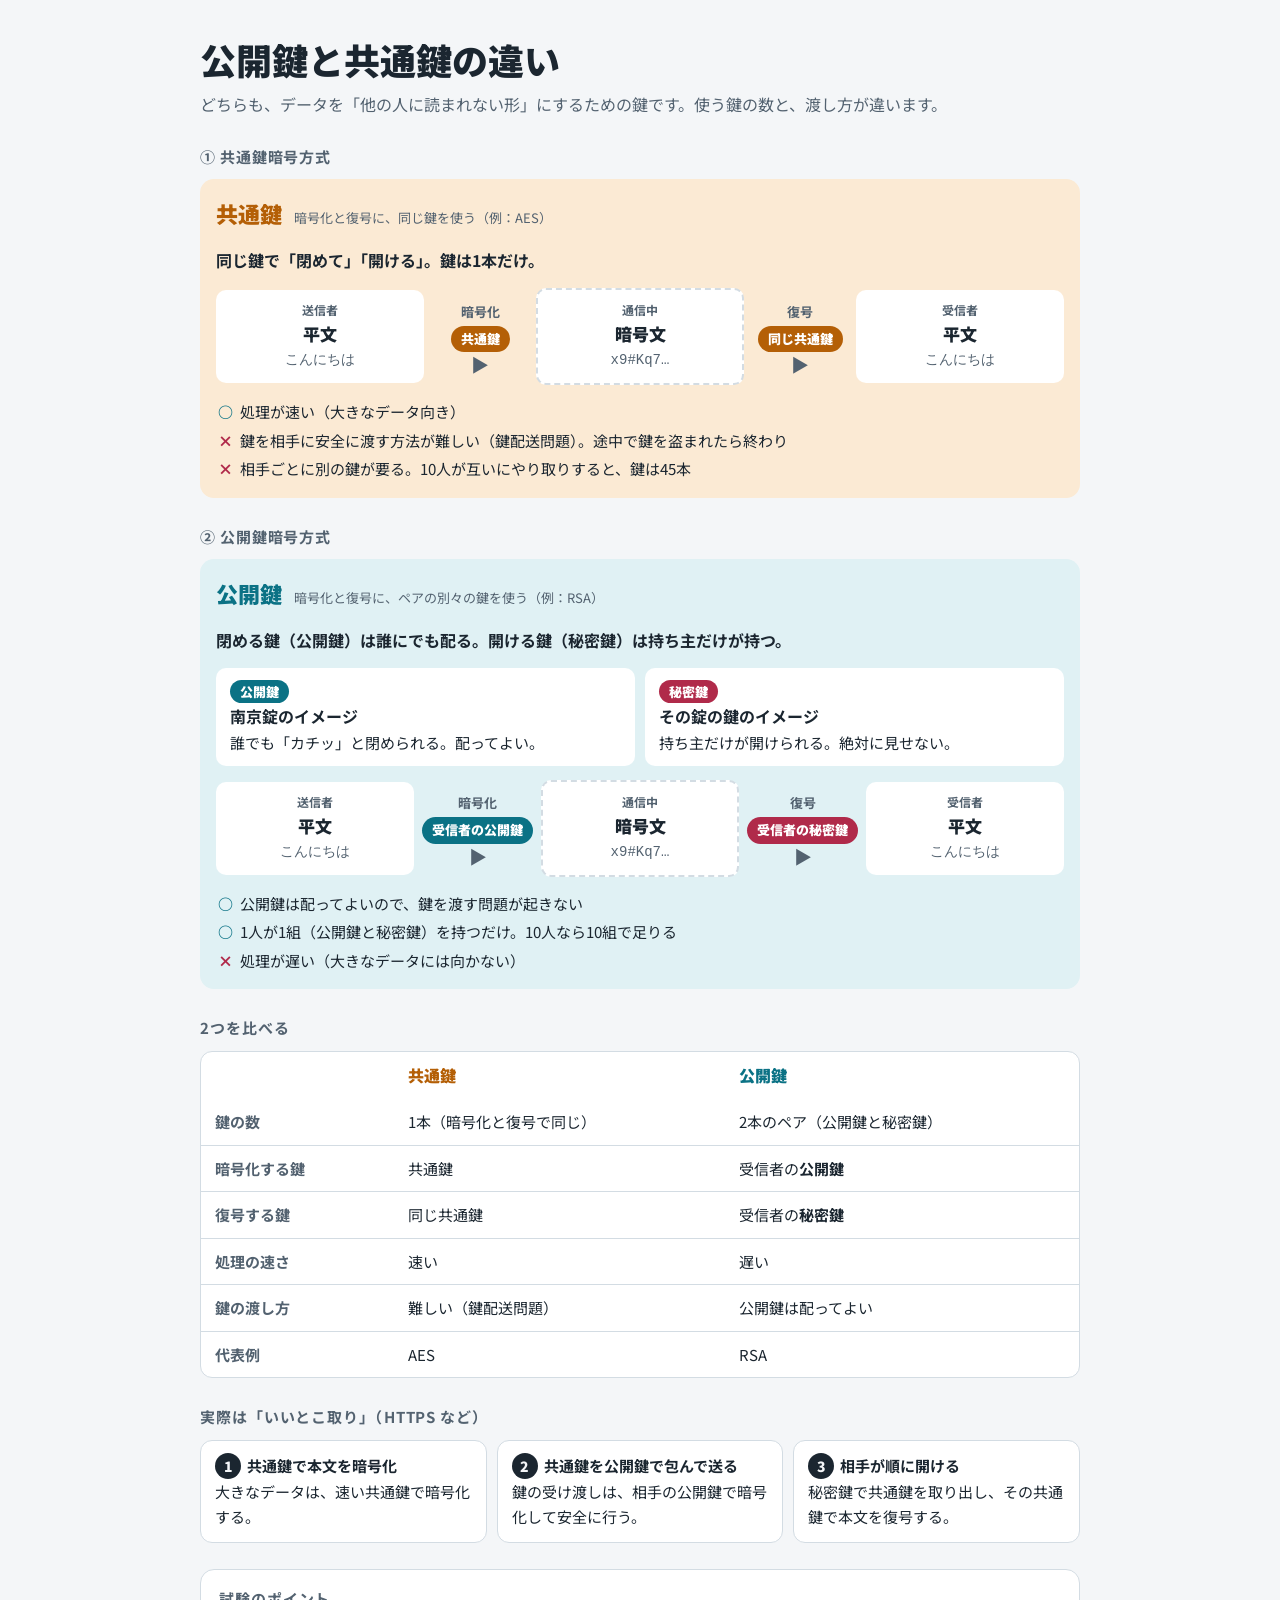
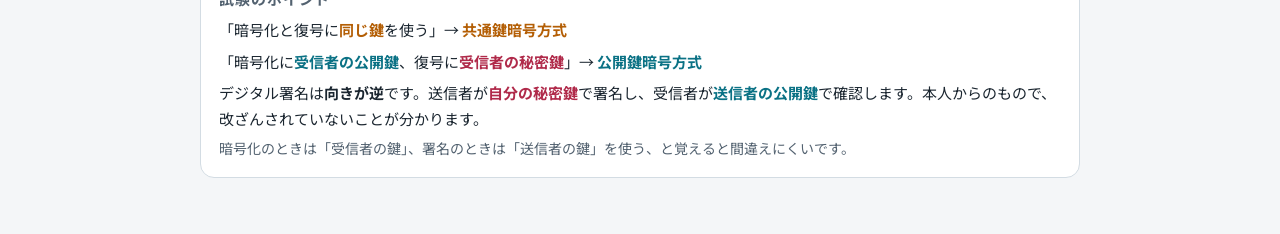
<file: 図解/公開鍵と共通鍵の違い.html>
<!doctype html>
<html lang="ja">
<head>
<!-- このファイルの役割: 「共通鍵暗号」と「公開鍵暗号」の仕組みと違いを図で説明するページ。
     読み方: ブラウザで開くだけで見られる。上の <style> が見た目、下の <main> が中身。
     文字の書体（Noto Sans JP）はインターネットにつながっているときだけ読み込む。つながっていなくても別の書体で表示される。 -->
<meta charset="utf-8">
<meta name="viewport" content="width=device-width, initial-scale=1">
<title>公開鍵と共通鍵の違い</title>
<link rel="preconnect" href="https://fonts.googleapis.com">
<link rel="preconnect" href="https://fonts.gstatic.com" crossorigin>
<link rel="stylesheet" href="https://fonts.googleapis.com/css2?family=Noto+Sans+JP:wght@400;500;700;900&display=swap">
<style>
  /* 配置の考え方: 上から「共通鍵 → 公開鍵 → 比較 → 合わせ技 → 試験のポイント」。各方式は 送信者 → 通信中 → 受信者 の横の流れで見せる。 */
  :root {
    --bg: #F4F6F8;
    --surface: #FFFFFF;
    --fg: #1B2630;
    --muted: #536270;
    --line: #D3DCE3;
    --kyo: #B45F06;       /* 共通鍵 */
    --kyo-soft: #FBEAD4;
    --pub: #0B7285;       /* 公開鍵 */
    --pub-soft: #E0F1F4;
    --sec: #B02A4A;       /* 秘密鍵 */
    --sec-soft: #FADCE3;
    --on-color: #FFFFFF;
    --font: "Noto Sans JP", "Hiragino Sans", "Yu Gothic", Meiryo, sans-serif;
  }
  @media (prefers-color-scheme: dark) {
    :root:not([data-theme="light"]) {
      --bg: #0F171D; --surface: #17232B; --fg: #E6EEF2; --muted: #9DB0BB; --line: #2C3D47;
      --kyo: #F2A652; --kyo-soft: #3D2A12; --pub: #55C4D4; --pub-soft: #12373F;
      --sec: #FF8DA5; --sec-soft: #45202B; --on-color: #0F171D;
      color-scheme: dark;
    }
  }
  :root[data-theme="dark"] {
    --bg: #0F171D; --surface: #17232B; --fg: #E6EEF2; --muted: #9DB0BB; --line: #2C3D47;
    --kyo: #F2A652; --kyo-soft: #3D2A12; --pub: #55C4D4; --pub-soft: #12373F;
    --sec: #FF8DA5; --sec-soft: #45202B; --on-color: #0F171D;
    color-scheme: dark;
  }

  * { box-sizing: border-box; }
  body { background: var(--bg); color: var(--fg); font-family: var(--font); line-height: 1.7; padding-inline: 16px; padding-block: 28px 48px; }
  .page { max-width: 880px; margin-inline: auto; display: flex; flex-direction: column; gap: 26px; }
  h1 { font-size: clamp(26px, 5vw, 36px); line-height: 1.3; font-weight: 900; margin: 0; text-wrap: balance; }
  .lead { margin: 8px 0 0; color: var(--muted); font-size: 16px; }
  h2 { font-size: 15px; font-weight: 700; margin: 0 0 10px; color: var(--muted); letter-spacing: .06em; }
  p { margin: 0; }

  .block { border-radius: 14px; padding: 16px; display: flex; flex-direction: column; gap: 14px; min-width: 0; }
  .block.kyo { background: var(--kyo-soft); }
  .block.pub { background: var(--pub-soft); }
  .block-head { display: flex; flex-wrap: wrap; align-items: baseline; gap: 2px 12px; }
  .block-head .name { font-size: 22px; font-weight: 900; }
  .kyo .name { color: var(--kyo); }
  .pub .name { color: var(--pub); }
  .block-head .en { color: var(--muted); font-size: 13px; }
  .oneline { font-size: 16px; font-weight: 700; }

  /* 流れ: 送信者 → 通信中 → 受信者 */
  .flow { display: grid; grid-template-columns: 1fr auto 1fr auto 1fr; gap: 8px; align-items: center; }
  .node { background: var(--surface); border-radius: 10px; padding: 10px 12px; min-width: 0; text-align: center; }
  .node .who { font-size: 12px; font-weight: 700; color: var(--muted); }
  .node .what { font-size: 17px; font-weight: 900; }
  .node .sample { font-size: 14px; color: var(--muted); font-family: ui-monospace, Consolas, monospace; }
  .node.cipher { border: 2px dashed var(--line); }
  .step { display: flex; flex-direction: column; align-items: center; gap: 3px; min-width: 96px; }
  .step .act { font-size: 13px; font-weight: 700; color: var(--muted); }
  .step .arr { font-size: 18px; color: var(--muted); line-height: 1; }
  .chip { border-radius: 999px; padding: 2px 10px; font-size: 13px; font-weight: 900; white-space: nowrap; color: var(--on-color); }
  .chip.kyo { background: var(--kyo); }
  .chip.pub { background: var(--pub); }
  .chip.sec { background: var(--sec); }

  .points { margin: 0; padding-left: 20px; display: flex; flex-direction: column; gap: 3px; font-size: 15px; }
  .good::marker { content: "○ "; color: var(--pub); font-weight: 900; }
  .bad::marker { content: "× "; color: var(--sec); font-weight: 900; }
  .points li { padding-left: 4px; }

  .pair { display: grid; grid-template-columns: repeat(auto-fit, minmax(230px, 1fr)); gap: 10px; }
  .pair > div { background: var(--surface); border-radius: 10px; padding: 10px 14px; min-width: 0; font-size: 15px; }
  .pair b { display: block; font-size: 16px; }

  .table-wrap { overflow-x: auto; background: var(--surface); border: 1px solid var(--line); border-radius: 12px; }
  table { border-collapse: collapse; width: 100%; min-width: 520px; font-size: 15px; }
  th, td { padding: 10px 14px; text-align: left; border-bottom: 1px solid var(--line); vertical-align: top; }
  tr:last-child th, tr:last-child td { border-bottom: 0; }
  thead th { font-size: 16px; font-weight: 900; }
  thead th.c-kyo { color: var(--kyo); }
  thead th.c-pub { color: var(--pub); }
  tbody th { font-weight: 700; color: var(--muted); width: 22%; }

  .hybrid { display: grid; grid-template-columns: repeat(auto-fit, minmax(230px, 1fr)); gap: 10px; }
  .hybrid > div { background: var(--surface); border: 1px solid var(--line); border-radius: 12px; padding: 12px 14px; min-width: 0; font-size: 15px; }
  .hybrid .n { display: inline-block; width: 26px; height: 26px; border-radius: 50%; background: var(--fg); color: var(--bg); text-align: center; line-height: 26px; font-weight: 900; font-size: 14px; margin-right: 6px; }

  .exam { background: var(--surface); border: 1px solid var(--line); border-radius: 14px; padding: 16px 18px; display: flex; flex-direction: column; gap: 6px; font-size: 15px; }
  .exam b.kyo { color: var(--kyo); } .exam b.pub { color: var(--pub); } .exam b.sec { color: var(--sec); }
  .note { color: var(--muted); font-size: 14px; }

  @media (max-width: 640px) {
    .flow { grid-template-columns: 1fr; }
    .step { flex-direction: row; justify-content: center; flex-wrap: wrap; gap: 6px 10px; padding-block: 2px; }
    .step .arr { transform: rotate(90deg); }
  }
</style>

</head>
<body>
<main class="page">
  <header>
    <h1>公開鍵と共通鍵の違い</h1>
    <p class="lead">どちらも、データを「他の人に読まれない形」にするための鍵です。使う鍵の数と、渡し方が違います。</p>
  </header>

  <section>
    <h2>① 共通鍵暗号方式</h2>
    <div class="block kyo">
      <div class="block-head"><span class="name">共通鍵</span><span class="en">暗号化と復号に、同じ鍵を使う（例：AES）</span></div>
      <p class="oneline">同じ鍵で「閉めて」「開ける」。鍵は1本だけ。</p>
      <div class="flow">
        <div class="node"><div class="who">送信者</div><div class="what">平文</div><div class="sample">こんにちは</div></div>
        <div class="step"><span class="act">暗号化</span><span class="chip kyo">共通鍵</span><span class="arr">▶</span></div>
        <div class="node cipher"><div class="who">通信中</div><div class="what">暗号文</div><div class="sample">x9#Kq7…</div></div>
        <div class="step"><span class="act">復号</span><span class="chip kyo">同じ共通鍵</span><span class="arr">▶</span></div>
        <div class="node"><div class="who">受信者</div><div class="what">平文</div><div class="sample">こんにちは</div></div>
      </div>
      <ul class="points">
        <li class="good">処理が速い（大きなデータ向き）</li>
        <li class="bad">鍵を相手に安全に渡す方法が難しい（鍵配送問題）。途中で鍵を盗まれたら終わり</li>
        <li class="bad">相手ごとに別の鍵が要る。10人が互いにやり取りすると、鍵は45本</li>
      </ul>
    </div>
  </section>

  <section>
    <h2>② 公開鍵暗号方式</h2>
    <div class="block pub">
      <div class="block-head"><span class="name">公開鍵</span><span class="en">暗号化と復号に、ペアの別々の鍵を使う（例：RSA）</span></div>
      <p class="oneline">閉める鍵（公開鍵）は誰にでも配る。開ける鍵（秘密鍵）は持ち主だけが持つ。</p>
      <div class="pair">
        <div><span class="chip pub">公開鍵</span><b>南京錠のイメージ</b>誰でも「カチッ」と閉められる。配ってよい。</div>
        <div><span class="chip sec">秘密鍵</span><b>その錠の鍵のイメージ</b>持ち主だけが開けられる。絶対に見せない。</div>
      </div>
      <div class="flow">
        <div class="node"><div class="who">送信者</div><div class="what">平文</div><div class="sample">こんにちは</div></div>
        <div class="step"><span class="act">暗号化</span><span class="chip pub">受信者の公開鍵</span><span class="arr">▶</span></div>
        <div class="node cipher"><div class="who">通信中</div><div class="what">暗号文</div><div class="sample">x9#Kq7…</div></div>
        <div class="step"><span class="act">復号</span><span class="chip sec">受信者の秘密鍵</span><span class="arr">▶</span></div>
        <div class="node"><div class="who">受信者</div><div class="what">平文</div><div class="sample">こんにちは</div></div>
      </div>
      <ul class="points">
        <li class="good">公開鍵は配ってよいので、鍵を渡す問題が起きない</li>
        <li class="good">1人が1組（公開鍵と秘密鍵）を持つだけ。10人なら10組で足りる</li>
        <li class="bad">処理が遅い（大きなデータには向かない）</li>
      </ul>
    </div>
  </section>

  <section>
    <h2>2つを比べる</h2>
    <div class="table-wrap">
      <table>
        <thead><tr><th></th><th class="c-kyo">共通鍵</th><th class="c-pub">公開鍵</th></tr></thead>
        <tbody>
          <tr><th>鍵の数</th><td>1本（暗号化と復号で同じ）</td><td>2本のペア（公開鍵と秘密鍵）</td></tr>
          <tr><th>暗号化する鍵</th><td>共通鍵</td><td>受信者の<b>公開鍵</b></td></tr>
          <tr><th>復号する鍵</th><td>同じ共通鍵</td><td>受信者の<b>秘密鍵</b></td></tr>
          <tr><th>処理の速さ</th><td>速い</td><td>遅い</td></tr>
          <tr><th>鍵の渡し方</th><td>難しい（鍵配送問題）</td><td>公開鍵は配ってよい</td></tr>
          <tr><th>代表例</th><td>AES</td><td>RSA</td></tr>
        </tbody>
      </table>
    </div>
  </section>

  <section>
    <h2>実際は「いいとこ取り」（HTTPS など）</h2>
    <div class="hybrid">
      <div><span class="n">1</span><b style="display:inline">共通鍵で本文を暗号化</b><br>大きなデータは、速い共通鍵で暗号化する。</div>
      <div><span class="n">2</span><b style="display:inline">共通鍵を公開鍵で包んで送る</b><br>鍵の受け渡しは、相手の公開鍵で暗号化して安全に行う。</div>
      <div><span class="n">3</span><b style="display:inline">相手が順に開ける</b><br>秘密鍵で共通鍵を取り出し、その共通鍵で本文を復号する。</div>
    </div>
  </section>

  <section class="exam" aria-labelledby="exam-title">
    <h2 id="exam-title" style="margin:0">試験のポイント</h2>
    <p>「暗号化と復号に<b class="kyo">同じ鍵</b>を使う」→ <b class="kyo">共通鍵暗号方式</b></p>
    <p>「暗号化に<b class="pub">受信者の公開鍵</b>、復号に<b class="sec">受信者の秘密鍵</b>」→ <b class="pub">公開鍵暗号方式</b></p>
    <p>デジタル署名は<b>向きが逆</b>です。送信者が<b class="sec">自分の秘密鍵</b>で署名し、受信者が<b class="pub">送信者の公開鍵</b>で確認します。本人からのもので、改ざんされていないことが分かります。</p>
    <p class="note">暗号化のときは「受信者の鍵」、署名のときは「送信者の鍵」を使う、と覚えると間違えにくいです。</p>
  </section>
</main>
</body>
</html>
</file>
<file: style.css>
* {
  box-sizing: border-box;
}

body {
  margin: 0;
  min-height: 100vh;
  display: flex;
  justify-content: center;
  background: #f4f4f8;
  font-family: "Segoe UI", "Hiragino Sans", sans-serif;
  padding: 24px 0;
}

.app {
  width: 100%;
  max-width: 640px;
  background: #fff;
  padding: 24px;
  border-radius: 12px;
  box-shadow: 0 4px 16px rgba(0, 0, 0, 0.08);
  align-self: flex-start;
}

h1 {
  margin: 0 0 16px;
  font-size: 1.5rem;
  text-align: center;
}

h2 {
  margin: 0 0 12px;
  font-size: 1.25rem;
}

h3 {
  margin: 24px 0 12px;
  font-size: 1.1rem;
}

.view {
  display: none;
}

.view.active {
  display: block;
}

button {
  padding: 10px 16px;
  border: none;
  border-radius: 8px;
  background: #4a6cf7;
  color: #fff;
  font-size: 1rem;
  cursor: pointer;
}

@media (hover: hover) {
  button:hover:not(:disabled) {
    background: #3a5ce0;
  }
}

button:disabled {
  background: #ccc;
  cursor: not-allowed;
}

.resume-banner {
  background: #eef2ff;
  border: 1px solid #c7d2fe;
  border-radius: 8px;
  padding: 12px;
  margin-bottom: 16px;
}

.resume-banner p {
  margin: 0 0 8px;
}

.start-actions {
  display: flex;
  flex-wrap: wrap;
  gap: 8px;
}

.exam-header {
  display: flex;
  align-items: center;
  gap: 12px;
  margin-bottom: 12px;
  flex-wrap: wrap;
}

.category-tag {
  background: #eef2ff;
  color: #4a6cf7;
  padding: 4px 10px;
  border-radius: 999px;
  font-size: 0.85rem;
}

.exam-timer {
  margin-left: auto;
  font-variant-numeric: tabular-nums;
  font-size: 1.1rem;
  font-weight: bold;
}

.question-text {
  font-size: 1.05rem;
  line-height: 1.6;
  margin: 0 0 16px;
  white-space: pre-wrap;
}

.question-images {
  margin: 0 0 16px;
}

.question-image {
  max-width: 100%;
  border: 1px solid #eee;
  border-radius: 8px;
  display: block;
  margin: 0 0 8px;
}

.choices {
  display: flex;
  flex-direction: column;
  gap: 10px;
  margin-bottom: 24px;
}

.choice-btn {
  display: flex;
  align-items: flex-start;
  gap: 10px;
  padding: 12px 14px;
  background: #fff;
  border: 1px solid #c5c8d6;
  color: #222;
  font-size: 1.05rem;
  line-height: 1.6;
  text-align: left;
  transition: transform 0.08s;
}

/* 選択肢の頭に「ア〜エ」の記号を付ける(折り返した行は記号の右に揃う) */
.choice-btn::before {
  flex: 0 0 1.8em;
  height: 1.8em;
  border: 1px solid #c5c8d6;
  border-radius: 50%;
  background: #fff;
  color: #4a6cf7;
  font-weight: bold;
  line-height: 1.8em;
  text-align: center;
}

.choice-btn:nth-child(1)::before { content: "ア"; }
.choice-btn:nth-child(2)::before { content: "イ"; }
.choice-btn:nth-child(3)::before { content: "ウ"; }
.choice-btn:nth-child(4)::before { content: "エ"; }

/* スマホでは押した後も hover が残るので、マウスのある端末だけに限定 */
@media (hover: hover) {
  .choice-btn:not(.selected):hover:not(:disabled) {
    background: #eef2ff;
  }
}

.choice-btn:active {
  transform: scale(0.98);
}

.choice-btn.selected,
.choice-btn.selected:hover {
  background: #4a6cf7;
  border: 2px solid #2f4fd6;
  padding: 11px 13px;
  color: #fff;
  font-weight: bold;
}

.choice-btn.selected::before {
  content: "✓";
  border-color: #fff;
}

/* 一問一答で答えた後の表示。押せない状態でも灰色にせず、正解を緑・自分の誤答を赤にする */
.choice-btn:disabled {
  background: #fff;
  color: #222;
  cursor: default;
}

.choice-btn.correct:disabled {
  background: #e8f6ec;
  border: 2px solid #1a8a3a;
  padding: 11px 13px;
  color: #1a8a3a;
  font-weight: bold;
}

.choice-btn.wrong:disabled {
  background: #fdecec;
  border: 2px solid #d33;
  padding: 11px 13px;
  color: #d33;
}

.practice-note {
  margin: 0 0 8px;
  color: #555;
  font-size: 0.9rem;
}

#practice-explanation {
  margin: 12px 0 16px;
  line-height: 1.6;
  white-space: pre-wrap;
}

.jump-grid {
  display: flex;
  flex-wrap: wrap;
  gap: 6px;
  margin-bottom: 16px;
}

.jump-btn {
  width: 36px;
  height: 36px;
  padding: 0;
  background: #eee;
  color: #555;
  font-size: 0.85rem;
}

.jump-btn.answered {
  background: #c7d2fe;
  color: #26327a;
}

.jump-btn.current {
  outline: 2px solid #4a6cf7;
  outline-offset: 2px;
}

.exam-nav {
  display: flex;
  gap: 8px;
}

.exam-nav button:last-child {
  margin-left: auto;
}

@media (max-width: 480px) {
  .jump-grid {
    gap: 4px;
  }

  .jump-btn {
    width: 28px;
    height: 28px;
    font-size: 0.75rem;
  }
}

.auto-banner {
  background: #fff4e5;
  border: 1px solid #ffcf87;
  border-radius: 8px;
  padding: 10px 12px;
}

.pass-banner {
  border-radius: 8px;
  padding: 10px 12px;
  font-weight: bold;
}

.pass-banner.passed {
  background: #e8f7ec;
  border: 1px solid #7cc98f;
  color: #1e7a35;
}

.pass-banner.failed {
  background: #fdecec;
  border: 1px solid #f0a0a0;
  color: #b3261e;
}

.pass-text {
  color: #1e7a35;
  font-weight: bold;
}

.fail-text {
  color: #b3261e;
}

.table-scroll {
  overflow-x: auto;
  margin: 12px 0;
}

.score-table {
  width: 100%;
  min-width: 480px;
  border-collapse: collapse;
  margin: 0;
}

.score-table th,
.score-table td {
  border: 1px solid #eee;
  padding: 8px 10px;
  text-align: left;
  font-size: 0.9rem;
}

.history-chart {
  margin: 12px 0;
  color: #555;
}

.history-chart-svg {
  width: 100%;
  height: auto;
  display: block;
}

.chart-grid {
  stroke: #eee;
  stroke-width: 1;
}

.chart-axis-label {
  font-size: 12px;
  fill: #777;
}

.chart-pass-line {
  stroke: #1a8a3a;
  stroke-width: 1.5;
  stroke-dasharray: 6 4;
}

.chart-pass-label {
  font-size: 12px;
  fill: #1a8a3a;
}

.chart-line {
  fill: none;
  stroke: #4a6cf7;
  stroke-width: 2.5;
}

.chart-dot {
  fill: #fff;
  stroke: #4a6cf7;
  stroke-width: 2;
}

.chart-dot.pass {
  fill: #4a6cf7;
}

.history-chart-caption {
  font-size: 0.8rem;
  color: #777;
  margin: 4px 0 0;
}

.score-disclaimer {
  font-size: 0.8rem;
  color: #999;
}

.results-actions,
.history-actions {
  margin: 16px 0;
}

.danger-btn {
  background: #e5484d;
}

@media (hover: hover) {
  button.danger-btn:hover:not(:disabled) {
    background: #c93a3f;
  }
}

.history-transfer {
  margin-top: 24px;
  padding-top: 16px;
  border-top: 1px solid #eee;
}

.history-transfer h3 {
  margin: 0 0 8px;
}

.history-transfer-note {
  color: #555;
  font-size: 0.9rem;
}

.history-transfer-actions {
  display: flex;
  flex-wrap: wrap;
  gap: 8px;
}

.history-transfer-message {
  color: #1a8a3a;
  font-weight: bold;
}

.history-transfer-message.error {
  color: #d33;
}

.history-delete-btn {
  padding: 4px 10px;
  font-size: 0.85rem;
}

.review-card {
  border: 1px solid #eee;
  border-radius: 8px;
  padding: 12px;
  margin-bottom: 12px;
}

.review-question-text {
  font-weight: bold;
  margin: 0 0 8px;
  white-space: pre-wrap;
}

.review-choices {
  list-style: none;
  margin: 0 0 8px;
  padding-left: 0;
}

.review-choices li {
  display: flex;
  gap: 8px;
  margin-bottom: 6px;
  padding: 4px 8px;
  border-left: 4px solid transparent;
  line-height: 1.6;
}

.review-choices li::before {
  flex: 0 0 1.2em;
  font-weight: bold;
}

.review-choices li:nth-child(1)::before { content: "ア"; }
.review-choices li:nth-child(2)::before { content: "イ"; }
.review-choices li:nth-child(3)::before { content: "ウ"; }
.review-choices li:nth-child(4)::before { content: "エ"; }

.review-choices .correct-choice {
  background: #e8f6ec;
  border-left-color: #1a8a3a;
  color: #1a8a3a;
  font-weight: bold;
}

.review-choices .wrong-choice {
  background: #fdecec;
  border-left-color: #d33;
  color: #d33;
}

.review-explanation {
  margin: 0;
  color: #555;
  font-size: 0.9rem;
  white-space: pre-wrap;
}

.glossary-tabs,
.glossary-filters {
  display: flex;
  flex-wrap: wrap;
  gap: 8px;
  margin-bottom: 12px;
}

.glossary-tab-btn,
.glossary-filter-btn {
  background: #fff;
  color: #4a6cf7;
  border: 1px solid #4a6cf7;
}

.glossary-filter-btn {
  padding: 6px 12px;
  font-size: 0.9rem;
}

.glossary-tab-btn.active,
.glossary-filter-btn.active {
  background: #4a6cf7;
  color: #fff;
}

.glossary-search {
  width: 100%;
  padding: 10px 12px;
  margin-bottom: 12px;
  border: 1px solid #ccc;
  border-radius: 8px;
  font-size: 1rem;
}

.glossary-count {
  margin: 0 0 8px;
  color: #666;
  font-size: 0.9rem;
}

.glossary-item {
  border: 1px solid #e0e0e0;
  border-radius: 8px;
  margin-bottom: 8px;
  background: #fff;
}

.glossary-item summary {
  display: flex;
  align-items: center;
  justify-content: space-between;
  gap: 8px;
  padding: 12px;
  cursor: pointer;
}

.glossary-title {
  font-weight: bold;
}

.glossary-item .category-tag {
  flex-shrink: 0;
  font-size: 0.75rem;
}

.glossary-item p {
  margin: 0;
  padding: 0 12px 12px;
}

.glossary-formula {
  white-space: pre-line;
  font-weight: bold;
  color: #1d3a8a;
}

/* 略語の英語表記。「英語」の札のあとに続け、対応する文字（strong）だけ目立たせる */
.glossary-english {
  white-space: pre-line;
  color: #333;
  font-size: 0.95rem;
}

.glossary-english-label {
  display: inline-block;
  margin-right: 8px;
  padding: 1px 6px;
  border-radius: 4px;
  background: #e8ecff;
  color: #1d3a8a;
  font-size: 0.75rem;
  font-weight: bold;
}

.glossary-english-mark {
  padding: 0 2px;
  border-radius: 3px;
  background: #fff1b8;
  color: #b42318;
  font-size: 1.05em;
  font-weight: 800;
}

.glossary-text {
  color: #444;
}

.glossary-example {
  color: #555;
  font-size: 0.9rem;
}

.glossary-empty {
  color: #666;
}

.glossary-item summary::-webkit-details-marker {
  display: none;
}

.glossary-title::before {
  content: "▶ ";
  font-size: 0.75rem;
  color: #4a6cf7;
}

.glossary-item[open] .glossary-title::before {
  content: "▼ ";
}

.analysis-card {
  border: 1px solid #e0e0e0;
  border-radius: 8px;
  padding: 12px;
  margin-bottom: 12px;
  background: #fff;
}

.analysis-card h3 {
  margin: 0 0 8px;
  font-size: 1rem;
}

.analysis-big {
  margin: 0 0 8px;
  font-size: 1.4rem;
  font-weight: bold;
  color: #1d3a8a;
}

.analysis-note {
  margin: 4px 0 0;
  color: #666;
  font-size: 0.85rem;
}

.analysis-row {
  margin-bottom: 12px;
}

.analysis-row-label {
  display: flex;
  justify-content: space-between;
  flex-wrap: wrap;
  gap: 4px;
  margin-bottom: 4px;
  font-weight: bold;
}

.analysis-row-status {
  font-weight: normal;
}

.analysis-bar {
  height: 14px;
  background: #eef2ff;
  border-radius: 999px;
  overflow: hidden;
}

.analysis-bar-fill {
  height: 100%;
  background: #4a6cf7;
}

.analysis-bar-fill.weak {
  background: #e5484d;
}

.analysis-actions {
  display: flex;
  flex-wrap: wrap;
  gap: 8px;
}

/* =========================================================
   開始画面（#view-start）のデザイン
   テーマは「受験票」。上から順に
     途中の試験 → 今日の復習 → 受験票（本番形式の模試）→ 分野別 → その他
   ほとんどの指定は #view-start の中だけに効く。
   ただし書体・文字の色・控えめなボタン（.sub-btn）・選んでいる枠は、全画面共通にしている。
   色の名前: 紺 #1E2550（文字・枠）／受験票の紙 #F3F5FC／青 #4a6cf7（主なボタン）／
             黄 #F5B941（復習の線）と #FFF6E0（復習の地）
   ========================================================= */

/* 書体と文字の色はアプリ全体（すべての画面）に効かせる */
.app {
  color: #1E2550;
  /* 端末に入っている読みやすい書体を順番に試す（ダウンロードはしない） */
  font-family: "BIZ UDPGothic", "Hiragino Sans", "Hiragino Kaku Gothic ProN", "Yu Gothic UI", Meiryo, sans-serif;
}

/* 開始画面のボタン共通: 押しやすい大きさ（高さ48px以上） */
#view-start button {
  display: block;
  width: 100%;
  min-height: 48px;
  font-family: inherit;
  font-size: 1rem;
  line-height: 1.4;
}

/* キーボードで選んでいるボタンに、はっきりした枠を出す（全画面） */
.app button:focus-visible,
.app input:focus-visible,
.app summary:focus-visible {
  outline: 3px solid #F5B941;
  outline-offset: 2px;
}

/* 押せないボタン（例: 今日の復習 0問）。薄すぎず、文字が読める灰色 */
#view-start button:disabled {
  background: #EEE;
  color: #555;
  border-color: #DDD;
}

/* 説明の文 */
.start-note {
  margin: 8px 0 0;
  color: #333;
  font-size: 1rem;
  line-height: 1.6;
  text-wrap: pretty; /* 最後の1文字だけが次の行に残らないようにする */
}

/* ---------- 途中の試験（あるときだけ一番上に出る） ---------- */
/* hidden のときは隠れたままにするため、:not([hidden]) を付けて指定する */
#view-start .resume-banner:not([hidden]) {
  background: #eef2ff;
  border: 2px solid #4a6cf7;
  border-radius: 12px;
  padding: 14px;
  margin-bottom: 20px;
}

#view-start .resume-banner p {
  margin: 0 0 10px;
  font-weight: bold;
  line-height: 1.6;
}

/* 途中の試験があるときは「新しい試験を開始」を控えめにする（押し間違いで途中の試験が消えないように） */
#view-start .resume-banner:not([hidden]) ~ .ticket #start-exam-btn {
  background: #fff;
  color: #1E2550;
  border: 2px solid #1E2550;
  font-weight: normal;
}

/* ---------- 今日の復習 ---------- */
.review-box {
  background: #FFF6E0;
  border-left: 6px solid #F5B941;
  border-radius: 8px;
  padding: 14px;
  margin-bottom: 24px;
}

#view-start #start-review-btn {
  background: #fff;
  color: #1E2550;
  border: 2px solid #F5B941;
  font-size: 1.1rem;
  font-weight: bold;
}

#view-start #start-review-btn:disabled {
  background: #EEE;
  color: #555;
  border-color: #DDD;
  font-weight: normal;
}

/* ---------- 受験票（本番形式の模擬試験） ---------- */
.ticket {
  position: relative;
  background: #F3F5FC;
  border: 2px solid #1E2550;
  border-radius: 12px;
  padding: 16px 16px 18px;
}

.ticket-title {
  margin: 0;
  font-size: 1.05rem;
  font-weight: bold;
}

/* 「受験票」の小さな印。はんこのような枠つき */
.ticket-label {
  display: inline-block;
  margin-right: 8px;
  padding: 1px 8px;
  border: 1.5px solid #1E2550;
  border-radius: 4px;
  font-size: 0.85rem;
  letter-spacing: 0.1em;
}

/* 数字3つ（問題数・制限時間・合格点）。スマホでも横3列のまま */
.ticket-facts {
  display: grid;
  grid-template-columns: repeat(3, 1fr);
  margin: 16px 0 8px;
  text-align: center;
}

.ticket-facts div + div {
  border-left: 1px solid #C9CFE6;
}

.ticket-facts dt {
  font-size: 0.85rem;
  color: #333;
}

.ticket-facts dd {
  margin: 2px 0 0;
  font-size: 2rem;
  font-weight: bold;
  line-height: 1.2;
  font-variant-numeric: tabular-nums;
}

.ticket-facts small {
  margin-left: 2px;
  font-size: 0.85rem;
  font-weight: normal;
}

/* 合格の条件。下の点線が受験票の「ミシン目」 */
.ticket-rule {
  position: relative;
  margin: 0 -16px 16px;
  padding: 0 16px 14px;
  border-bottom: 2px dashed #9AA3C7;
  font-size: 0.9rem;
  line-height: 1.6;
  color: #333;
  text-align: center;
  word-break: keep-all; /* 区切り（<wbr> や句読点）以外では折り返さない */
  overflow-wrap: anywhere; /* ただし入りきらないときは、どこでも折り返す */
}

/* ミシン目の両はしの半円の切りかき（白い丸を枠の上に重ねて表現） */
.ticket-rule::before,
.ticket-rule::after {
  content: "";
  position: absolute;
  bottom: -11px;
  width: 20px;
  height: 20px;
  background: #fff;
  border: 2px solid #1E2550;
  border-radius: 50%;
}

.ticket-rule::before {
  left: -12px;
  clip-path: inset(0 0 0 50%);
}

.ticket-rule::after {
  right: -12px;
  clip-path: inset(0 50% 0 0);
}

/* 「新しい試験を開始」: 画面でいちばん目立つボタン */
#view-start #start-exam-btn {
  min-height: 56px;
  font-size: 1.15rem;
  font-weight: bold;
  border: 2px solid #4a6cf7;
}

/* ---------- 控えめなボタン（全画面共通。お試し・戻る・前へ など） ---------- */
.app .sub-btn {
  background: #fff;
  color: #1E2550;
  border: 2px solid #C9CFE6;
}

#view-start #start-quick-exam-btn {
  margin-top: 10px;
}

.start-heading {
  margin: 32px 0 0;
  font-size: 1.15rem;
}

/* 分野別の3つ。分野名の横に、中身を一言そえる */
.practice-list {
  display: grid;
  gap: 8px;
  margin-top: 12px;
}

#view-start .start-practice-btn {
  display: flex;
  align-items: baseline;
  justify-content: space-between;
  gap: 8px;
  padding: 10px 16px;
  font-weight: bold;
  text-align: left;
}

.start-practice-btn span {
  font-size: 0.9rem;
  font-weight: normal;
  color: #333;
}

/* 履歴・苦手分析・用語の3つを横に並べる（文字が長いときは折り返す） */
.tool-list {
  display: grid;
  grid-template-columns: repeat(3, 1fr);
  gap: 8px;
  margin-top: 28px;
}

#view-start .tool-list .sub-btn {
  padding: 8px 4px;
  font-size: 0.95rem;
}

/* マウスのある端末だけ、のせたときに色を変える（スマホは押したあとに色が残るため） */
@media (hover: hover) {
  .app .sub-btn:hover:not(:disabled),
  #view-start #start-review-btn:hover:not(:disabled),
  #view-start .resume-banner:not([hidden]) ~ .ticket #start-exam-btn:hover {
    background: #eef2ff;
    border-color: #4a6cf7;
  }

  #view-start #start-exam-btn:hover:not(:disabled),
  #view-start #resume-exam-btn:hover:not(:disabled) {
    background: #3a5ce0;
  }
}

/* 細い画面では、受験票の数字を少し小さくして3列に収める */
@media (max-width: 360px) {
  .ticket-facts dd {
    font-size: 1.6rem;
  }

  #view-start .start-practice-btn {
    flex-direction: column;
    align-items: flex-start;
    gap: 2px;
  }
}

/* =========================================================
   開始画面以外の画面のデザイン（試験・一問一答・結果・履歴・苦手分析・用語）
   開始画面と同じ「受験票」の雰囲気にそろえる。決まりごと:
     ・その画面で一番大事な操作だけ青いボタン（採点する・次の問題 など）
     ・戻る・前へ などは白地に枠の控えめなボタン（.sub-btn）
     ・削除のような危ない操作は、白地に赤い文字（目立たせすぎない）
     ・まとまりは、受験票と同じ紙の色 #F3F5FC と紺の枠のカードにする
   ※ 画面の作りは script.js が作るものも多いので、ここでは見た目だけを変える
   ========================================================= */

/* 見出しの文字の色 */
h1,
h2,
h3 {
  color: #1E2550;
}

/* 控えめなボタンが押せないとき（例: 1問目の「前へ」） */
.app .sub-btn:disabled {
  background: #EEE;
  color: #555;
  border-color: #DDD;
}

/* 画面の下の操作ボタンは、押しやすい高さにそろえる */
.exam-nav button,
.results-actions button,
.history-actions button,
.history-transfer-actions button {
  min-height: 48px;
  padding: 10px 20px;
}

/* 危ない操作（履歴の削除）: 白地に赤い文字 */
.app .danger-btn {
  background: #fff;
  color: #B3261E;
  border: 2px solid #EBB4B0;
}

/* 表の中の小さな削除ボタン */
.app .history-delete-btn {
  padding: 4px 10px;
  border-width: 1px;
}

/* 分野の印（例: ストラテジ系）。受験票の「受験票」の印と同じ、はんこのような形 */
.category-tag {
  background: #fff;
  color: #1E2550;
  border: 1.5px solid #1E2550;
  border-radius: 4px;
  padding: 2px 8px;
}

/* ---------- 試験・一問一答: 上の帯（分野・問題番号・残り時間） ---------- */
#view-exam .exam-header,
#view-practice .exam-header {
  background: #F3F5FC;
  border: 2px solid #1E2550;
  border-radius: 10px;
  padding: 8px 12px;
  margin-bottom: 16px;
  font-variant-numeric: tabular-nums;
}

.exam-timer {
  color: #1E2550;
}

/* 選択肢のボタン: 枠を受験票の色に */
.choice-btn {
  border-color: #C9CFE6;
  color: #1E2550;
}

.choice-btn::before {
  border-color: #C9CFE6;
}

.choice-btn:disabled {
  color: #1E2550;
}

/* 問題番号のボタン: iPhone でも押しやすい大きさに */
.jump-btn {
  background: #fff;
  color: #555;
  border: 1.5px solid #C9CFE6;
}

.jump-btn.answered {
  background: #DDE3F7;
  border-color: #DDE3F7;
  color: #1E2550;
  font-weight: bold;
}

@media (max-width: 480px) {
  .jump-grid {
    gap: 4px;
  }

  /* 1行に10個並ぶ幅で、高さは指で押しやすい 36px にする */
  .jump-btn {
    width: 30px;
    height: 36px;
    font-size: 0.8rem;
  }
}

/* 正解・不正解・合否の表示を、少し大きくはっきりと */
.pass-banner {
  font-size: 1.05rem;
  line-height: 1.6;
}

#practice-explanation,
.review-explanation {
  color: #333;
  line-height: 1.7;
}

/* ---------- 結果・履歴: 表 ---------- */
.score-table {
  background: #fff;
}

.score-table th {
  background: #F3F5FC;
  color: #1E2550;
  white-space: nowrap; /* 見出しが1文字ずつ縦に折れないようにする */
}

.score-table th,
.score-table td {
  border-color: #DDE1F0;
}

#results-overall {
  font-size: 1.05rem;
  font-weight: bold;
}

/* 問題の復習カード */
.review-card {
  border: 1.5px solid #C9CFE6;
  border-radius: 10px;
}

/* 履歴の書き出し・読み込みのまとまり */
.history-transfer {
  border-top: 2px dashed #9AA3C7; /* 受験票のミシン目と同じ点線 */
}

.history-transfer-note {
  color: #333;
  line-height: 1.6;
}

/* ---------- 苦手分析: カードを受験票と同じ紙と枠に ---------- */
.analysis-card {
  background: #F3F5FC;
  border: 2px solid #1E2550;
  border-radius: 12px;
  padding: 14px 16px;
}

.analysis-big {
  color: #1E2550;
  font-size: 1.6rem;
  line-height: 1.3;
  font-variant-numeric: tabular-nums;
}

.analysis-note {
  color: #333;
  line-height: 1.6;
}

.analysis-bar {
  background: #fff;
  border: 1px solid #C9CFE6;
}

/* ---------- 用語・計算式: タブと分野の切り替え ---------- */
.glossary-tab-btn,
.glossary-filter-btn {
  background: #fff;
  color: #1E2550;
  border: 2px solid #C9CFE6;
}

.glossary-tab-btn {
  min-width: 96px;
  font-weight: bold;
}

/* いま選んでいるタブ・分野は紺で塗る */
.glossary-tab-btn.active,
.glossary-filter-btn.active {
  background: #1E2550;
  border-color: #1E2550;
  color: #fff;
}

.glossary-search {
  border: 2px solid #C9CFE6;
  font-family: inherit;
  color: #1E2550;
}

.glossary-count {
  color: #333;
}

.glossary-item {
  border: 1.5px solid #C9CFE6;
  border-radius: 10px;
}

.glossary-title::before {
  color: #1E2550;
}

.glossary-formula {
  color: #1E2550;
}

.glossary-text,
.glossary-example {
  color: #333;
  line-height: 1.7;
}

/* マウスのある端末だけ、のせたときに色を変える */
@media (hover: hover) {
  .app .danger-btn:hover:not(:disabled) {
    background: #FDECEC;
    border-color: #B3261E;
  }

  .glossary-tab-btn:hover:not(.active),
  .glossary-filter-btn:hover:not(.active) {
    background: #eef2ff;
    border-color: #4a6cf7;
  }

  .glossary-tab-btn.active:hover,
  .glossary-filter-btn.active:hover {
    background: #1E2550;
  }
}

/* この書体は行の間が詰まりやすいので、全画面で行の間を広げる（見出しは少しだけ） */
.app {
  line-height: 1.6;
}

.app h1,
.app h2,
.app h3,
.glossary-item summary,
.analysis-card h3 {
  line-height: 1.4;
}

/* 表の中の文字も折り返さない（「不合格」が縦に折れないように）。入りきらない表は横に動かして見る */
.score-table td {
  white-space: nowrap;
}

/* ただし1列目（日時・分野）は、日付と時刻の間で折り返してよい（表が横に長くなりすぎないように） */
.score-table td:first-child {
  white-space: normal;
}

/* 試験・一問一答の下のボタンが押せないとき（例: 全問答えるまでの「採点する」）。文字が読める灰色にする */
.exam-nav button:disabled {
  background: #EEE;
  color: #555;
  border: 2px solid #DDD;
}
</file>
